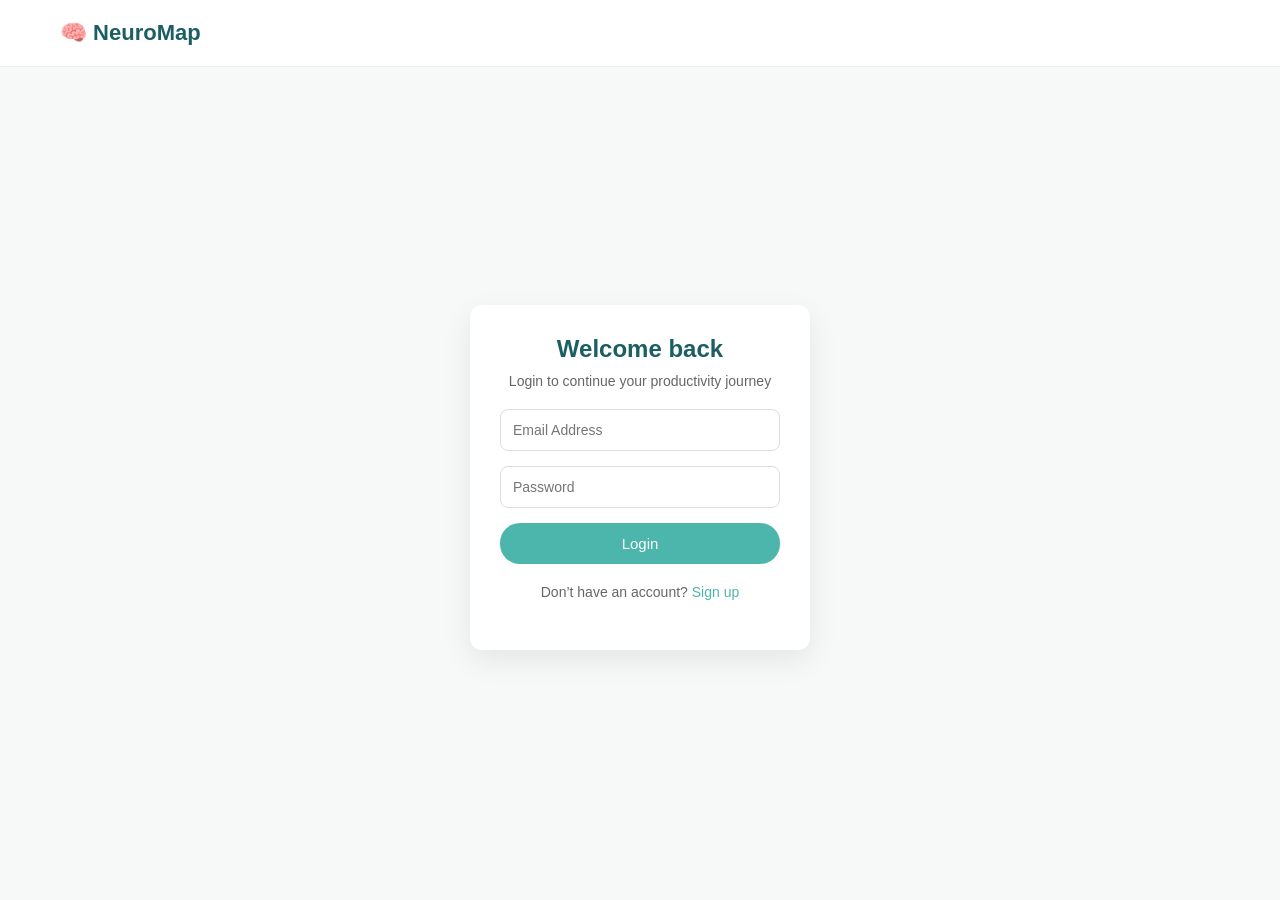
<file: Frontend/index.html>
<!DOCTYPE html>
<html lang="en">
<head>
  <meta charset="UTF-8">
  <title>NeuroMap | Login</title>
  <link rel="stylesheet" href="css/auth.css">
</head>
<body class="auth-body">

  <!-- NAVBAR -->
  <nav class="auth-navbar">
    <div class="logo">🧠 NeuroMap</div>
  </nav>
<p id="logoutMessage" style="
    display:none;
    background:#e6ffed;
    color:#1a7f37;
    padding:10px;
    border-radius:6px;
    text-align:center;
    margin-bottom:15px;">
    ✔ Logged out successfully
</p>


  <!-- LOGIN CARD -->
  <div class="auth-container">
    <div class="auth-card">
      <h2>Welcome back</h2>
      <p>Login to continue your productivity journey</p>

      <input type="email" id="email" placeholder="Email Address">
      <input type="password" id="password" placeholder="Password">


      <button onclick="login()">Login</button>
          <p id="message"></p>
      <p class="switch">
        Don’t have an account?
        <a href="signup.html">Sign up</a>
      </p>
    </div>
  </div>

  <script src="js/auth.js"></script>
</body>
</html>
</file>
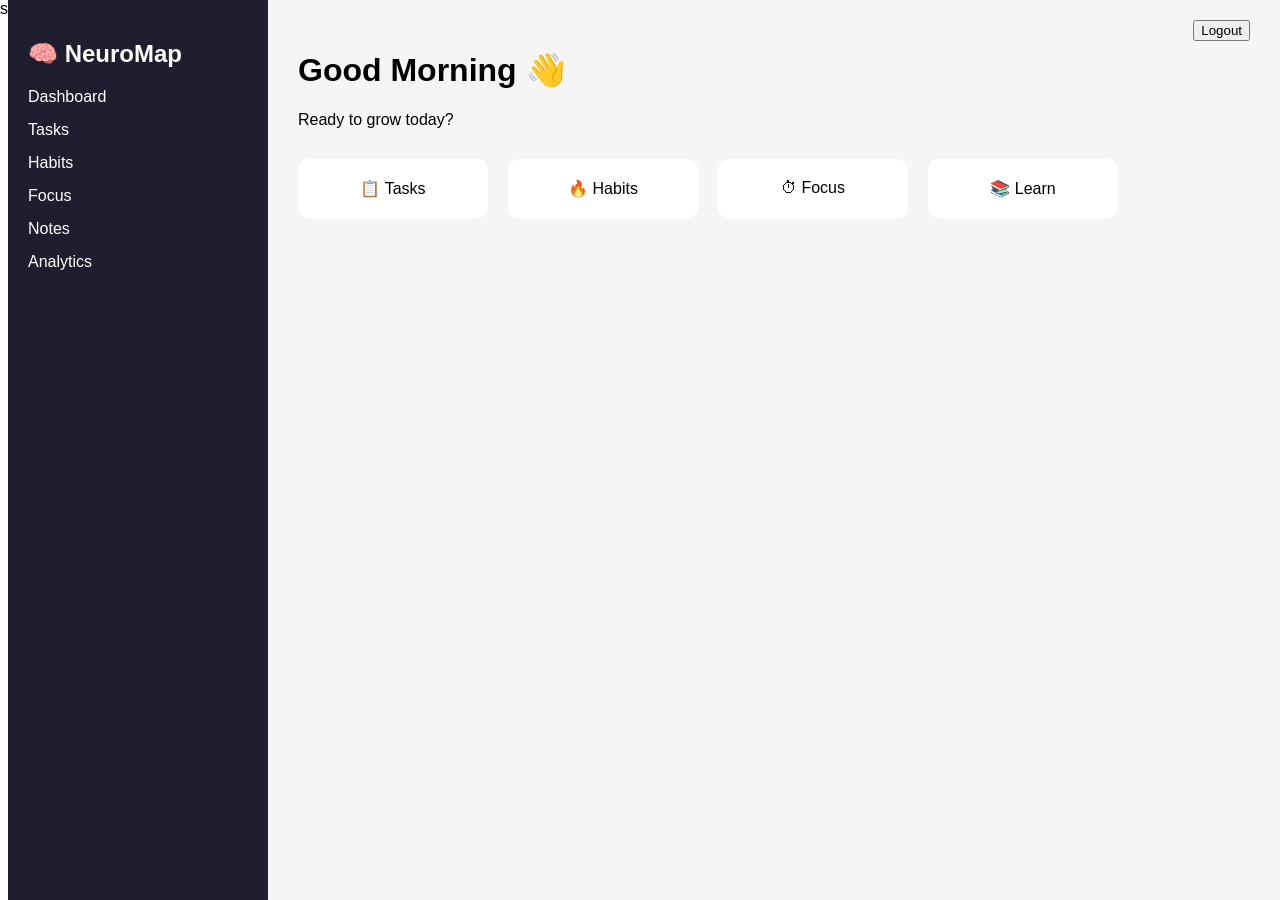
<file: Frontend/dashboard.html>
<!DOCTYPE html>
<html lang="en">
<head>
  <meta charset="UTF-8">
  <title>NeuroMap | Dashboard</title>
  <link rel="stylesheet" href="css/dashboard.css">
</head>
<body>
<script src="js/auth.js"></script>

  <div class="container">s

    <!-- Sidebar -->
    <div class="sidebar">
      <h2>🧠 NeuroMap</h2>
      <a href="dashboard.html">Dashboard</a>
      <a href="tasks.html">Tasks</a>
      <a href="habits.html">Habits</a>
      <a href="focus.html">Focus</a>
      <a href="notes.html">Notes</a>
      <a href="analytics.html">Analytics</a>
    </div>


    <!-- Main Content -->
    <div class="main">
      <h1>Good Morning 👋</h1>
      <p>Ready to grow today?</p>

      <div class="cards">
        <div class="card">📋 Tasks</div>
        <div class="card">🔥 Habits</div>
        <div class="card">⏱ Focus</div>
        <div class="card">📚 Learn</div>
      </div>
    </div>

  </div>
<div style="position:absolute; top:20px; right:30px;">
    <button id="logoutBtn">Logout</button>
</div>
<script src="js/logout.js"></script>

</body>
</html>
</file>
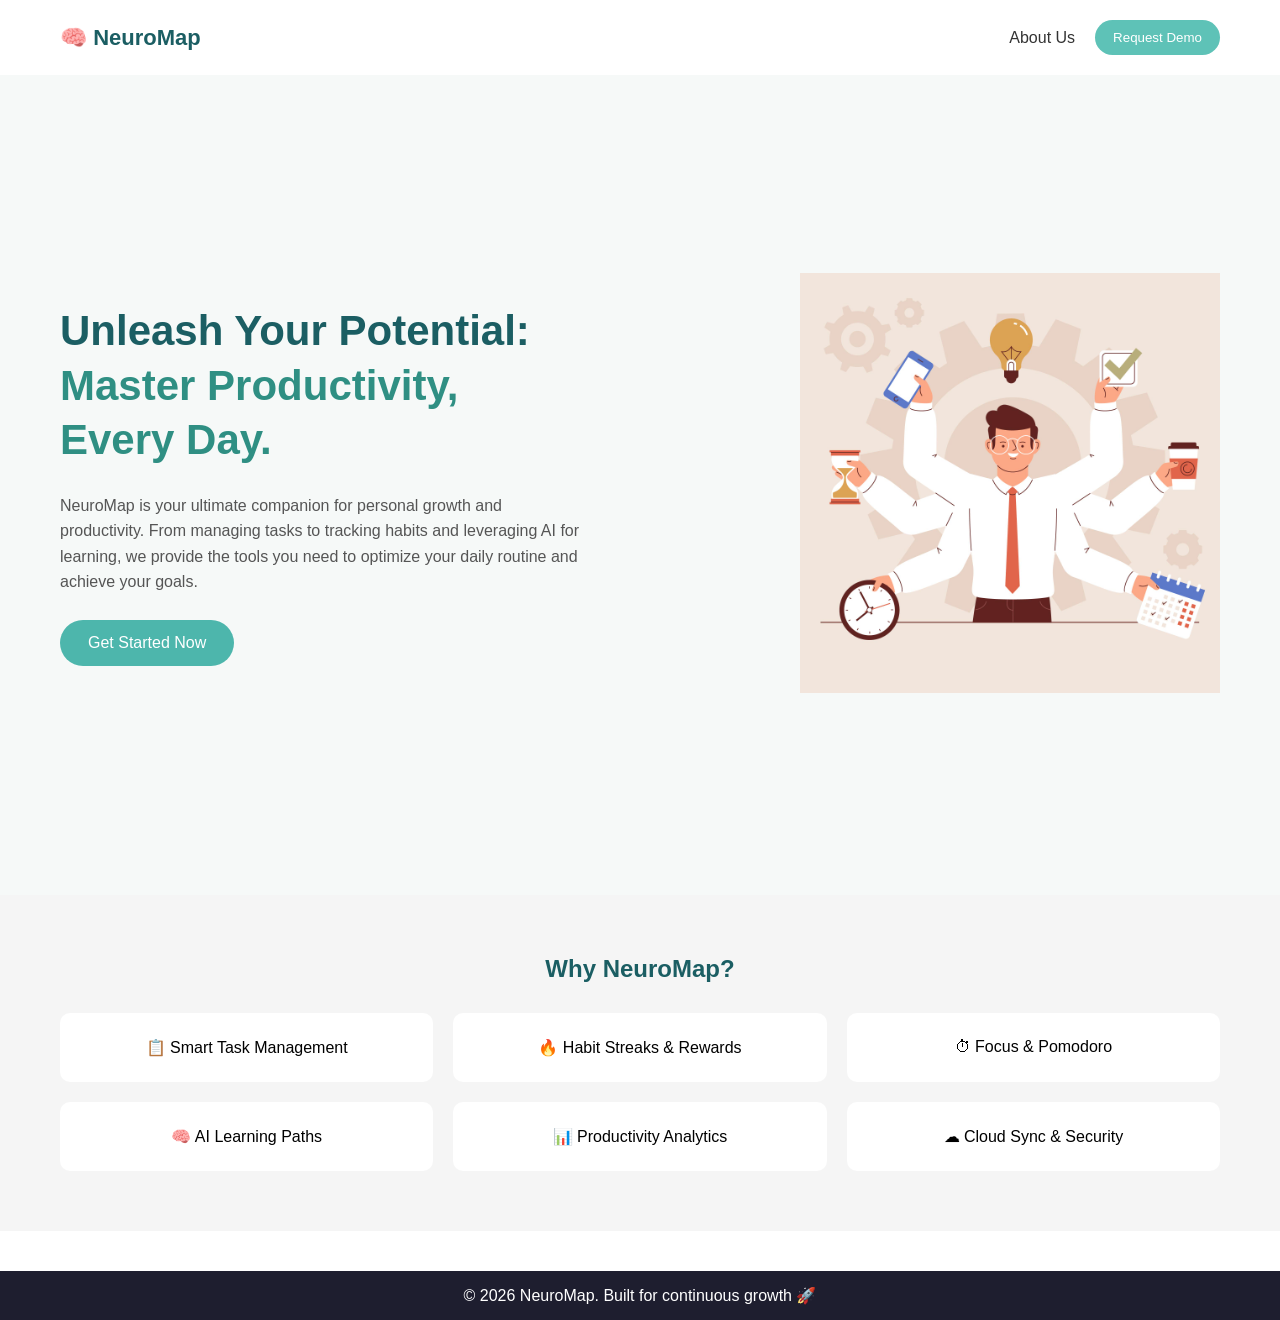
<file: Frontend/landing.html>
<!DOCTYPE html>
<html lang="en">
<head>
  <meta charset="UTF-8">
  <title>NeuroMap | Unleash Your Potential</title>
 <link rel="stylesheet" href="css/landing.css">
</head>
<body>

  <!-- NAVBAR -->
  <nav class="navbar">
    <div class="logo">
      🧠 <span>NeuroMap</span>
    </div>

    <div class="nav-links">
      <a href="#features">About Us</a>
      <button class="nav-btn">Request Demo</button>
    </div>
  </nav>

  <!-- HERO SECTION -->
  <section class="hero">

    <div class="hero-text">
      <h1>
        Unleash Your Potential:<br>
        <span>Master Productivity,<br>Every Day.</span>
      </h1>

      <p>
        NeuroMap is your ultimate companion for personal growth and productivity.
        From managing tasks to tracking habits and leveraging AI for learning,
        we provide the tools you need to optimize your daily routine and achieve your goals.
      </p>

      <button class="cta-btn" onclick="goToLogin()">Get Started Now</button>
    </div>

    <div class="hero-image">
     <img src="../assets/images/hero.jpg" alt="Productivity Illustration">
    </div>

  </section>
  <!-- FEATURES SECTION -->
  <section id="features" class="features">
    <h2>Why NeuroMap?</h2>

    <div class="feature-grid">
      <div class="feature-card">📋 Smart Task Management</div>
      <div class="feature-card">🔥 Habit Streaks & Rewards</div>
      <div class="feature-card">⏱ Focus & Pomodoro</div>
      <div class="feature-card">🧠 AI Learning Paths</div>
      <div class="feature-card">📊 Productivity Analytics</div>
      <div class="feature-card">☁ Cloud Sync & Security</div>
    </div>
  </section>

  <script>
    function goToLogin() {
      window.location.href = "index.html";
    }
  </script>
   <!-- FOOTER -->
  <footer>
    <p>© 2026 NeuroMap. Built for continuous growth 🚀</p>
  </footer>

  <script src="js/landing.js"></script>

</body>
</html>
</file>
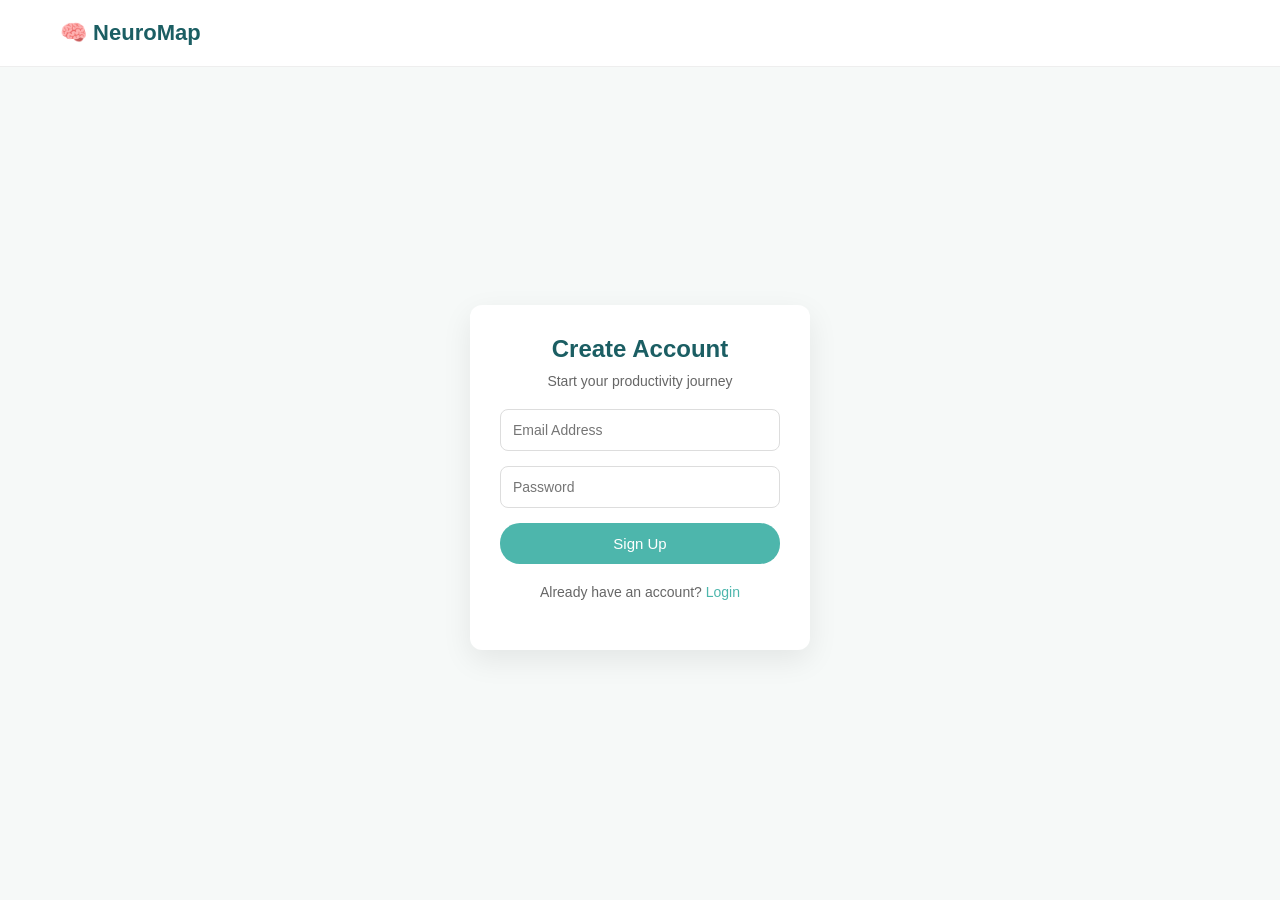
<file: Frontend/signup.html>
<!DOCTYPE html>
<html lang="en">
<head>
  <meta charset="UTF-8">
  <title>NeuroMap | Sign Up</title>
  <link rel="stylesheet" href="css/auth.css">
</head>
<body class="auth-body">

  <nav class="auth-navbar">
    <div class="logo">🧠 NeuroMap</div>
  </nav>

  <div class="auth-container">
    <div class="auth-card">
      <h2>Create Account</h2>
      <p>Start your productivity journey</p>

      <input type="email" id="email" placeholder="Email Address">
      <input type="password" id="password" placeholder="Password">

      <button onclick="signup()">Sign Up</button>

      <p id="message"></p>

      <p class="switch">
        Already have an account?
        <a href="index.html">Login</a>
      </p>
    </div>
  </div>

  <script src="js/auth.js"></script>
</body>
</html>
</file>
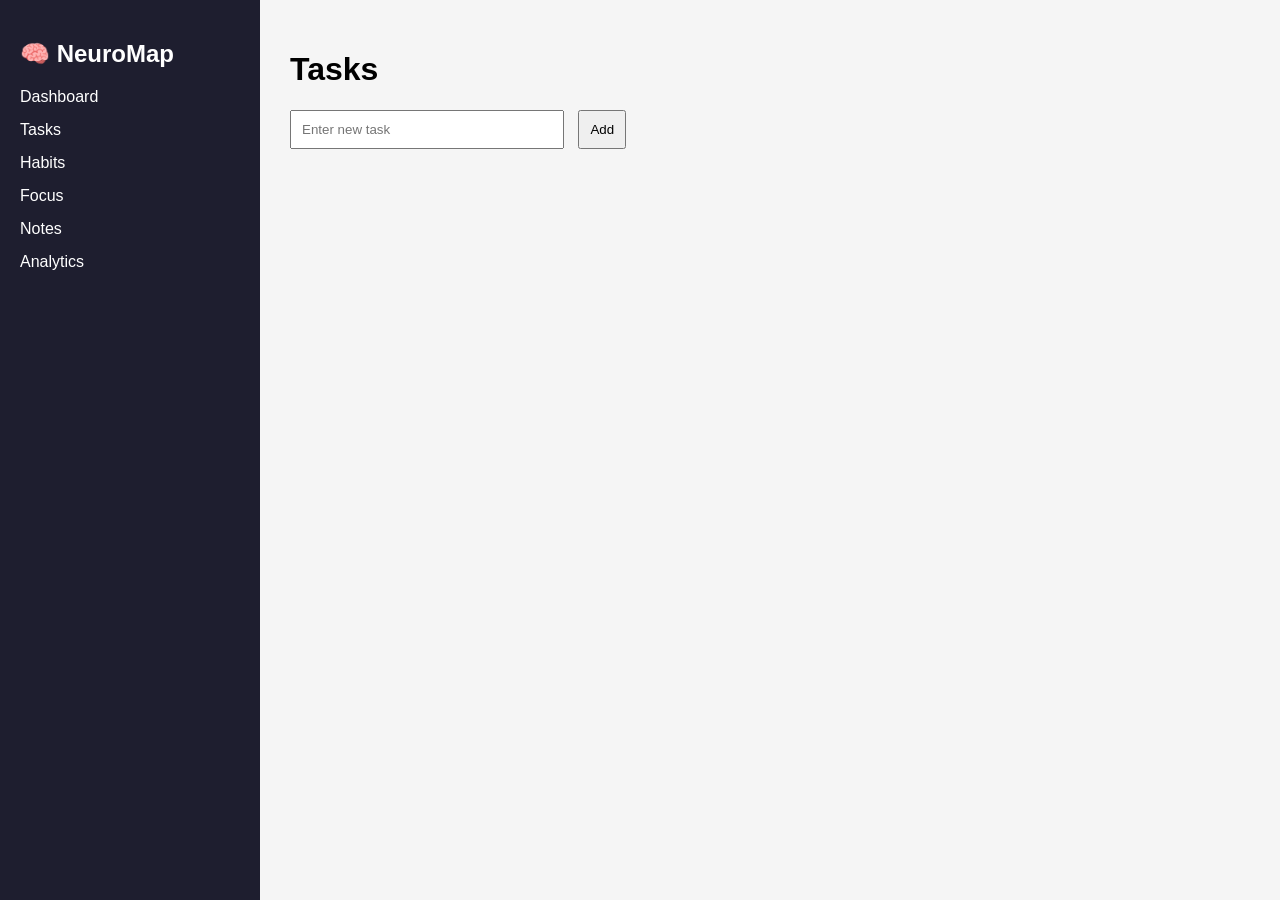
<file: Frontend/tasks.html>
<!DOCTYPE html>
<html lang="en">
<head>
  <meta charset="UTF-8">
  <title>NeuroMap | Tasks</title>
  <link rel="stylesheet" href="css/dashboard.css">
</head>
<body>

<div class="container">

  <div class="sidebar">
    <h2>🧠 NeuroMap</h2>
    <a href="dashboard.html">Dashboard</a>
    <a href="tasks.html">Tasks</a>
    <a href="habits.html">Habits</a>
      <a href="focus.html">Focus</a>
      <a href="notes.html">Notes</a>
      <a href="analytics.html">Analytics</a>
  </div>

  <div class="main">
    <h1>Tasks</h1>

    <div class="task-form">
      <input id="taskInput" placeholder="Enter new task">
      <button onclick="addTask()">Add</button>
    </div>

    <ul id="taskList"></ul>
  </div>

</div>

<script src="js/tasks.js"></script>
</body>
</html>
</file>
<file: Frontend/css/auth.css>
body {
  margin: 0;
  font-family: Arial, sans-serif;
}

.login-body {
  height: 100vh;
  background: linear-gradient(120deg, #667eea, #764ba2);
  display: flex;
  align-items: center;
  justify-content: center;
}

.login-card {
  background: white;
  padding: 30px;
  width: 300px;
  border-radius: 10px;
  text-align: center;
}

.login-card p {
  font-size: 14px;
  color: #555;
}

.login-card input {
  width: 100%;
  padding: 10px;
  margin: 10px 0;
}

.login-card button {
  width: 100%;
  padding: 10px;
  background: #667eea;
  color: white;
  border: none;
  cursor: pointer;
}
/* RESET */
* {
  margin: 0;
  padding: 0;
  box-sizing: border-box;
  font-family: "Segoe UI", Arial, sans-serif;
}

/* AUTH BACKGROUND */
.auth-body {
  min-height: 100vh;
  background: #f6f9f8;
}

/* NAVBAR */
.auth-navbar {
  padding: 20px 60px;
  background: white;
  border-bottom: 1px solid #eee;
}

.logo {
  font-size: 22px;
  font-weight: bold;
  color: #1b5e63;
}

/* CENTER CONTAINER */
.auth-container {
  display: flex;
  justify-content: center;
  align-items: center;
  height: calc(100vh - 80px);
}

/* CARD */
.auth-card {
  background: white;
  width: 340px;
  padding: 30px;
  border-radius: 12px;
  text-align: center;
  box-shadow: 0 10px 30px rgba(0,0,0,0.08);
}

.auth-card h2 {
  color: #1b5e63;
}

.auth-card p {
  font-size: 14px;
  color: #666;
  margin: 10px 0 20px;
}

/* INPUTS */
.auth-card input {
  width: 100%;
  padding: 12px;
  margin-bottom: 15px;
  border-radius: 8px;
  border: 1px solid #ddd;
  font-size: 14px;
}

/* BUTTON */
.auth-card button {
  width: 100%;
  padding: 12px;
  background: #4db6ac;
  color: white;
  border: none;
  border-radius: 20px;
  cursor: pointer;
  font-size: 15px;
  transition: 0.3s;
}

.auth-card button:hover {
  background: #3da39a;
}

/* SWITCH LINK */
.switch {
  margin-top: 15px;
}

.switch a {
  color: #4db6ac;
  text-decoration: none;
  font-weight: 500;
}
</file>
<file: Frontend/css/dashboard.css>
body {
  margin: 0;
  font-family: Arial, sans-serif;
}

.container {
  display: flex;
  height: 100vh;
}

.sidebar {
  width: 220px;
  background: #1e1e2f;
  color: white;
  padding: 20px;
}

.sidebar a {
  display: block;
  color: white;
  text-decoration: none;
  margin: 15px 0;
}

.sidebar a:hover {
  color: #667eea;
}

.main {
  flex: 1;
  padding: 30px;
  background: #f5f5f5;
}

.cards {
  display: flex;
  gap: 20px;
  margin-top: 30px;
}

.card {
  background: white;
  padding: 20px;
  border-radius: 10px;
  width: 150px;
  text-align: center;
  cursor: pointer;
}
.task-form input {
  padding: 10px;
  width: 250px;
}

.task-form button {
  padding: 10px;
  margin-left: 10px;
}

#taskList li {
  background: white;
  padding: 10px;
  margin: 10px 0;
  list-style: none;
  display: flex;
  justify-content: space-between;
}
</file>
<file: Frontend/css/landing.css>
/* RESET */
* {
  margin: 0;
  padding: 0;
  box-sizing: border-box;
  font-family: "Segoe UI", Arial, sans-serif;
}

/* NAVBAR */
.navbar {
  display: flex;
  justify-content: space-between;
  align-items: center;
  padding: 20px 60px;
  background: #ffffff;
}

.logo {
  font-size: 22px;
  font-weight: bold;
  color: #1b5e63;
}

.nav-links {
  display: flex;
  align-items: center;
}

.nav-links a {
  margin-right: 20px;
  text-decoration: none;
  color: #333;
}

.nav-btn {
  background: #5ec2b7;
  color: white;
  border: none;
  padding: 10px 18px;
  border-radius: 20px;
  cursor: pointer;
}

/* HERO SECTION */
.hero {
  display: flex;
  justify-content: space-between;
  align-items: center;
  padding: 80px 60px;
  background: #f6f9f8;
  min-height: calc(100vh - 80px);
}

.hero-text {
  max-width: 520px;
}

.hero-text h1 {
  font-size: 42px;
  color: #1b5e63;
  line-height: 1.3;
}

.hero-text h1 span {
  color: #2f8f83;
}

.hero-text p {
  margin: 25px 0;
  font-size: 16px;
  color: #555;
  line-height: 1.6;
}

.cta-btn {
  background: #4db6ac;
  color: white;
  border: none;
  padding: 14px 28px;
  font-size: 16px;
  border-radius: 25px;
  cursor: pointer;
  transition: 0.3s ease;
}

.cta-btn:hover {
  background: #3da39a;
}

/* HERO IMAGE */
.hero-image img {
  width: 420px;
}

/* FEATURES */
.features {
  padding: 60px;
  background: #f5f5f5;
  text-align: center;
}

.features h2 {
  color: #1b5e63;
}

.feature-grid {
  display: grid;
  grid-template-columns: repeat(3, 1fr);
  gap: 20px;
  margin-top: 30px;
}

.feature-card {
  background: white;
  padding: 25px;
  border-radius: 10px;
  transition: 0.3s ease;
}

.feature-card:hover {
  transform: translateY(-8px);
  box-shadow: 0 10px 25px rgba(0,0,0,0.15);
}

/* FOOTER */
footer {
  background: #1e1e2f;
  color: white;
  text-align: center;
  padding: 15px;
  margin-top: 40px;
}
</file>
